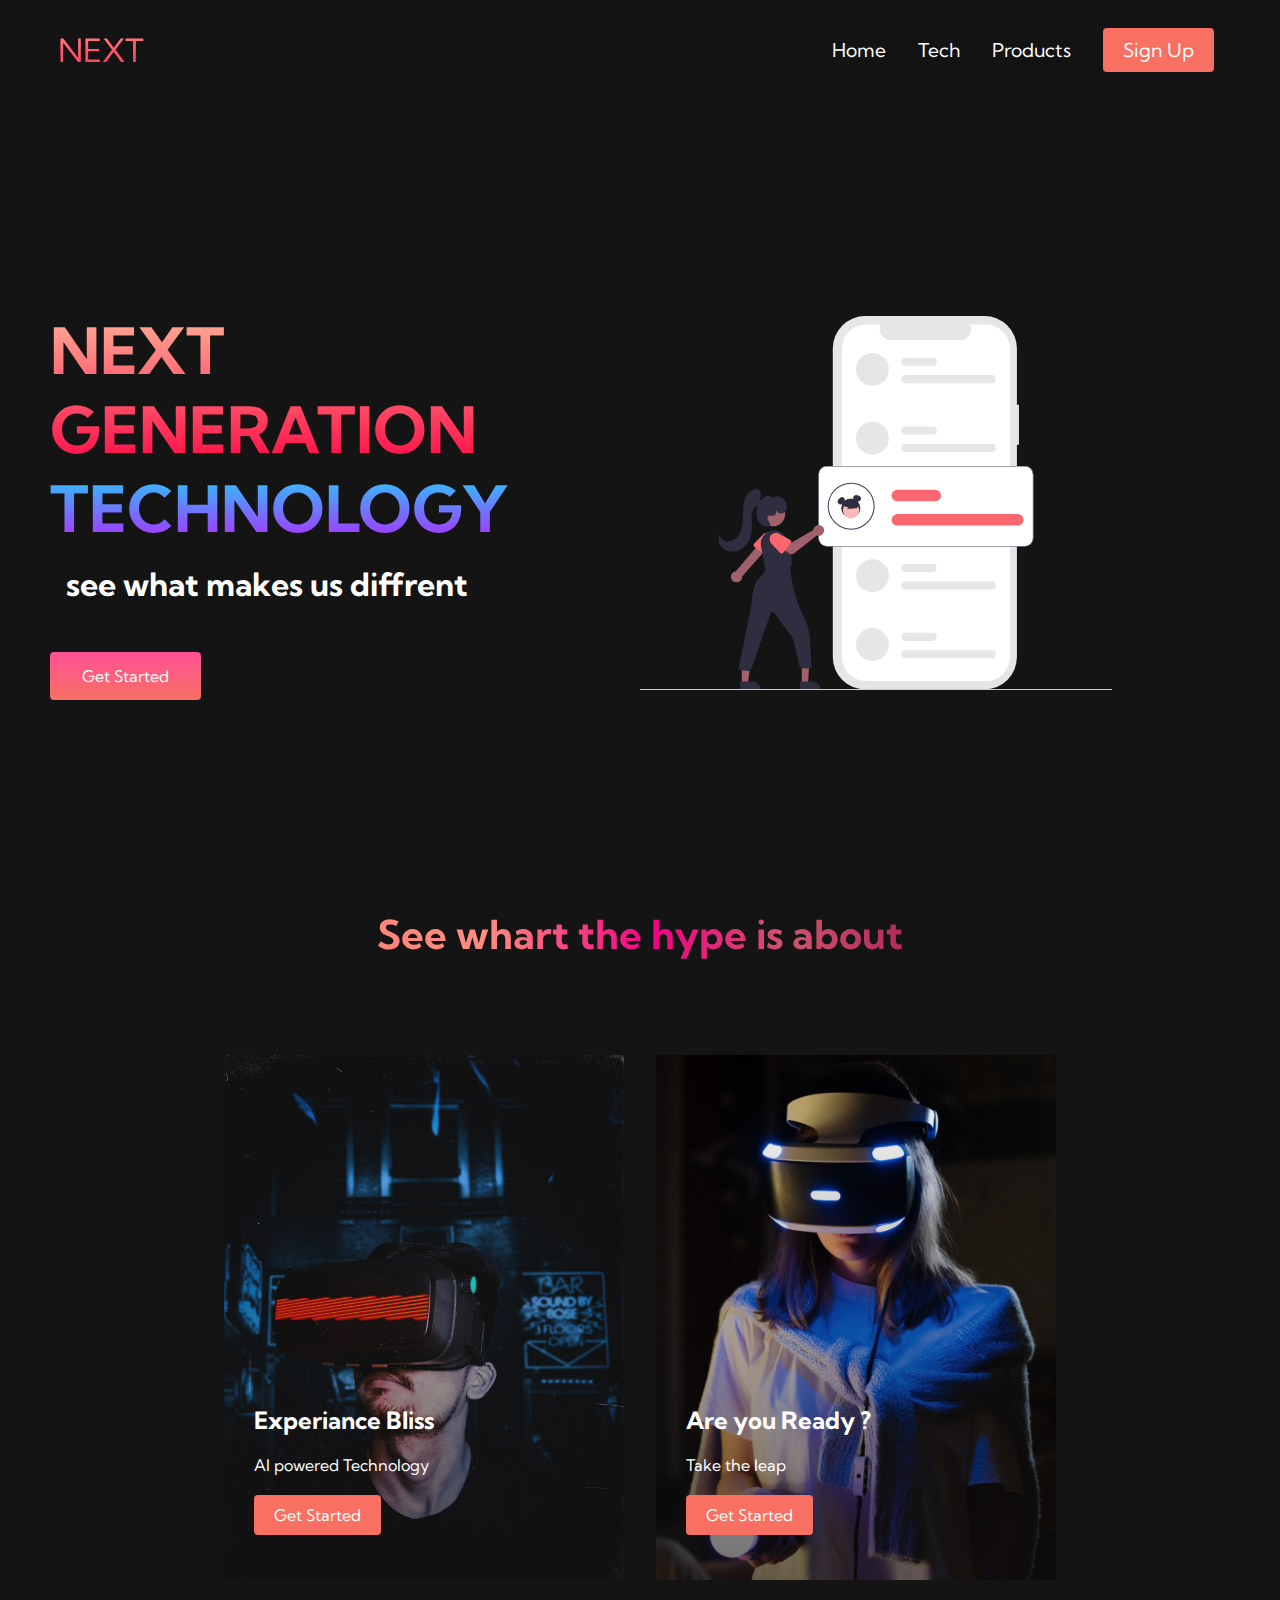
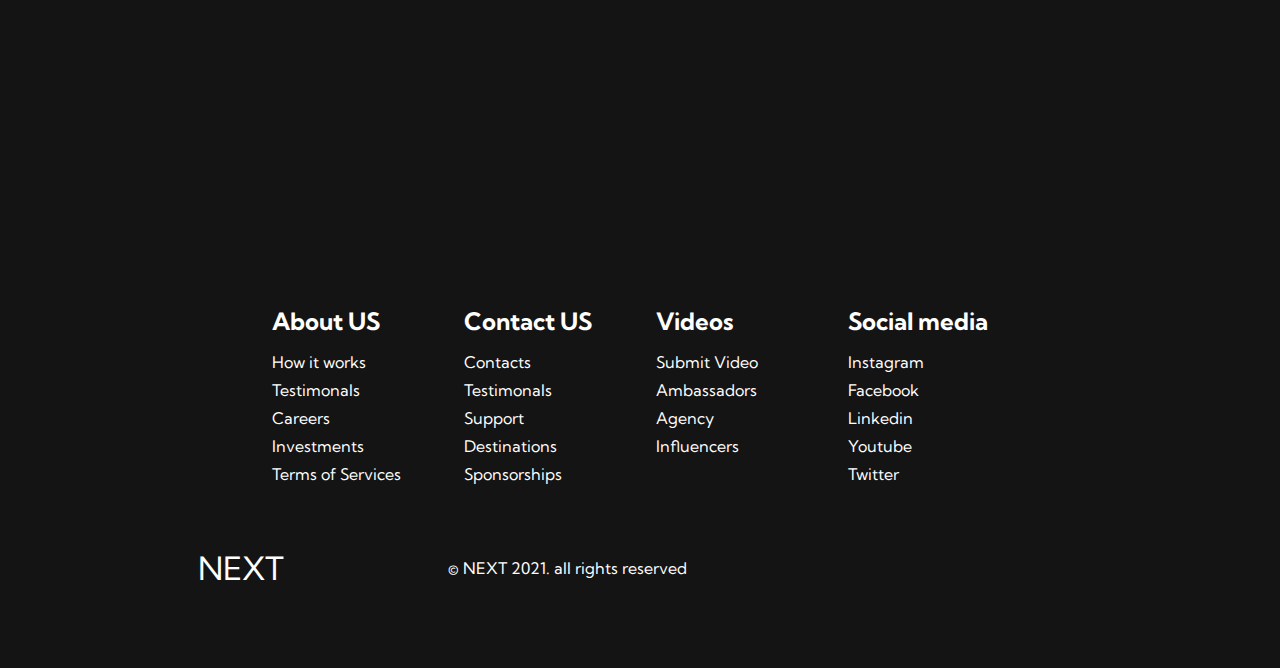
<file: index.html>
<!DOCTYPE html>
<html lang="en">
<head>
    <meta charset="UTF-8">
    <meta http-equiv="X-UA-Compatible" content="IE=edge">
    <meta name="viewport" content="width=device-width, initial-scale=1.0">
    <title>Next Website</title>
    <link rel="stylesheet" href="styles.css">
    <link rel="stylesheet" href="https://pro.fontawesome.com/releases/v5.10.0/css/all.css" integrity="sha384-AYmEC3Yw5cVb3ZcuHtOA93w35dYTsvhLPVnYs9eStHfGJvOvKxVfELGroGkvsg+p" crossorigin="anonymous"/>
    <link rel="preconnect" href="https://fonts.googleapis.com">
<link rel="preconnect" href="https://fonts.gstatic.com" crossorigin>
<link href="https://fonts.googleapis.com/css2?family=Kumbh+Sans:wght@400;700&display=swap" rel="stylesheet">


</head>
<body>
    <!-- Nav bar section -->
    <nav class="navbar">
        <div class="navbar__container">
            <a href="/" id="navbar__logo"><i class="fas fa-gem"></i> NEXT</a>
            <div class="navbar__toggle" id="mobile-menu">
                <span class="bar"></span>
                <span class="bar"></span>
                <span class="bar"></span>
            </div>
            <ul class="navbar__menu">
                <li class="navbar__item">
                    <a href="/" class="navbar__links">
                        Home
                    </a>
                </li>
                <li class="navbar__item">
                    <a href="/tech.html" class="navbar__links">
                        Tech
                    </a>
                </li>
                <li class="navbar__item">
                    <a href="/" class="navbar__links">
                        Products
                    </a>
                </li>
                <li class="navbar__btn">
                    <a href="/" class="button">
                        Sign Up
                    </a>
                </li>
            </ul>
        </div>
    </nav>

    <!-- Hero section -->

    <div class="main">
        <div class="main__container">
            <div class="main__content">
                <h1>NEXT GENERATION</h1>
                <h2>TECHNOLOGY</h2>
                <P>see what makes us diffrent</P>
                <button class="main__btn"><a href="/">Get Started</a></button>
            </div>
            <div class="main_img--container">
                <img src="images/pic1.svg" alt="pic" id="main__img">
            </div>
        </div>
    </div>

    <!-- Services section -->

    <div class="services">
        <h1>See whart the hype is about </h1>
        <div class="services__container">
            <div class="services__card">
                <h2>Experiance Bliss</h2>
                <p>AI powered Technology</p>
                <button> Get Started</button>
            </div>

            <div class="services__card">
                <h2>Are you Ready ?</h2>
                <p>Take the leap</p>
                <button> Get Started</button>
            </div>
        </div>
    </div>

    <!-- footer section -->

    <div class="footer__container">
        <div class="footer__Links">
            <div class="footer__link--wrapper">
                <div class="footer__link--items">
                    <h2>About US</h2>
                    <a href="/">How it works</a>
                    <a href="/">Testimonals</a>
                    <a href="/">Careers</a>
                    <a href="/">Investments</a>
                    <a href="/">Terms of Services</a>
                </div>
                <div class="footer__link--items">
                    <h2>Contact US</h2>
                    <a href="/">Contacts</a>
                    <a href="/">Testimonals</a>
                    <a href="/">Support</a>
                    <a href="/">Destinations</a>
                    <a href="/">Sponsorships</a>
                </div>
            </div>
            <div class="footer__link--wrapper">
                <div class="footer__link--items">
                    <h2>Videos</h2>
                    <a href="/">Submit Video</a>
                    <a href="/">Ambassadors</a>
                    <a href="/">Agency</a>
                    <a href="/">Influencers</a>
                    
                </div>
                <div class="footer__link--items">
                    <h2>Social media</h2>
                    <a href="/">Instagram</a>
                    <a href="/">Facebook</a>
                    <a href="/">Linkedin</a>
                    <a href="/">Youtube</a>
                    <a href="/">Twitter</a>
                </div>
            </div>
        </div>
        <div class="social__media">
            <div class="social__Media--wrap">
                <div class="footer__logo">
                    <a href="/" id="footer__logo"><i class="fas fa-gem"></i>NEXT</a>
                </div>
                <p class="website__rights">© NEXT 2021. all rights reserved </p>
                <div class="social__icons">
                    <a href="/" class="social__icon--link" target="_blank"><i class="fab fa-facebook"></i></a>
                    <a href="/" class="social__icon--link" target="_blank"><i class="fab fa-instagram"></i></a>
                    <a href="/" class="social__icon--link" target="_blank"><i class="fab fa-twitter"></i></a>
                    <a href="/" class="social__icon--link" target="_blank"><i class="fab fa-youtube"></i></a>
                    <a href="/" class="social__icon--link" target="_blank"><i class="fab fa-linkedin"></i></a>
                </div>
            </div>
        </div>
    </div>

    <script src="app.js"></script>
</body>
</html>
</file>
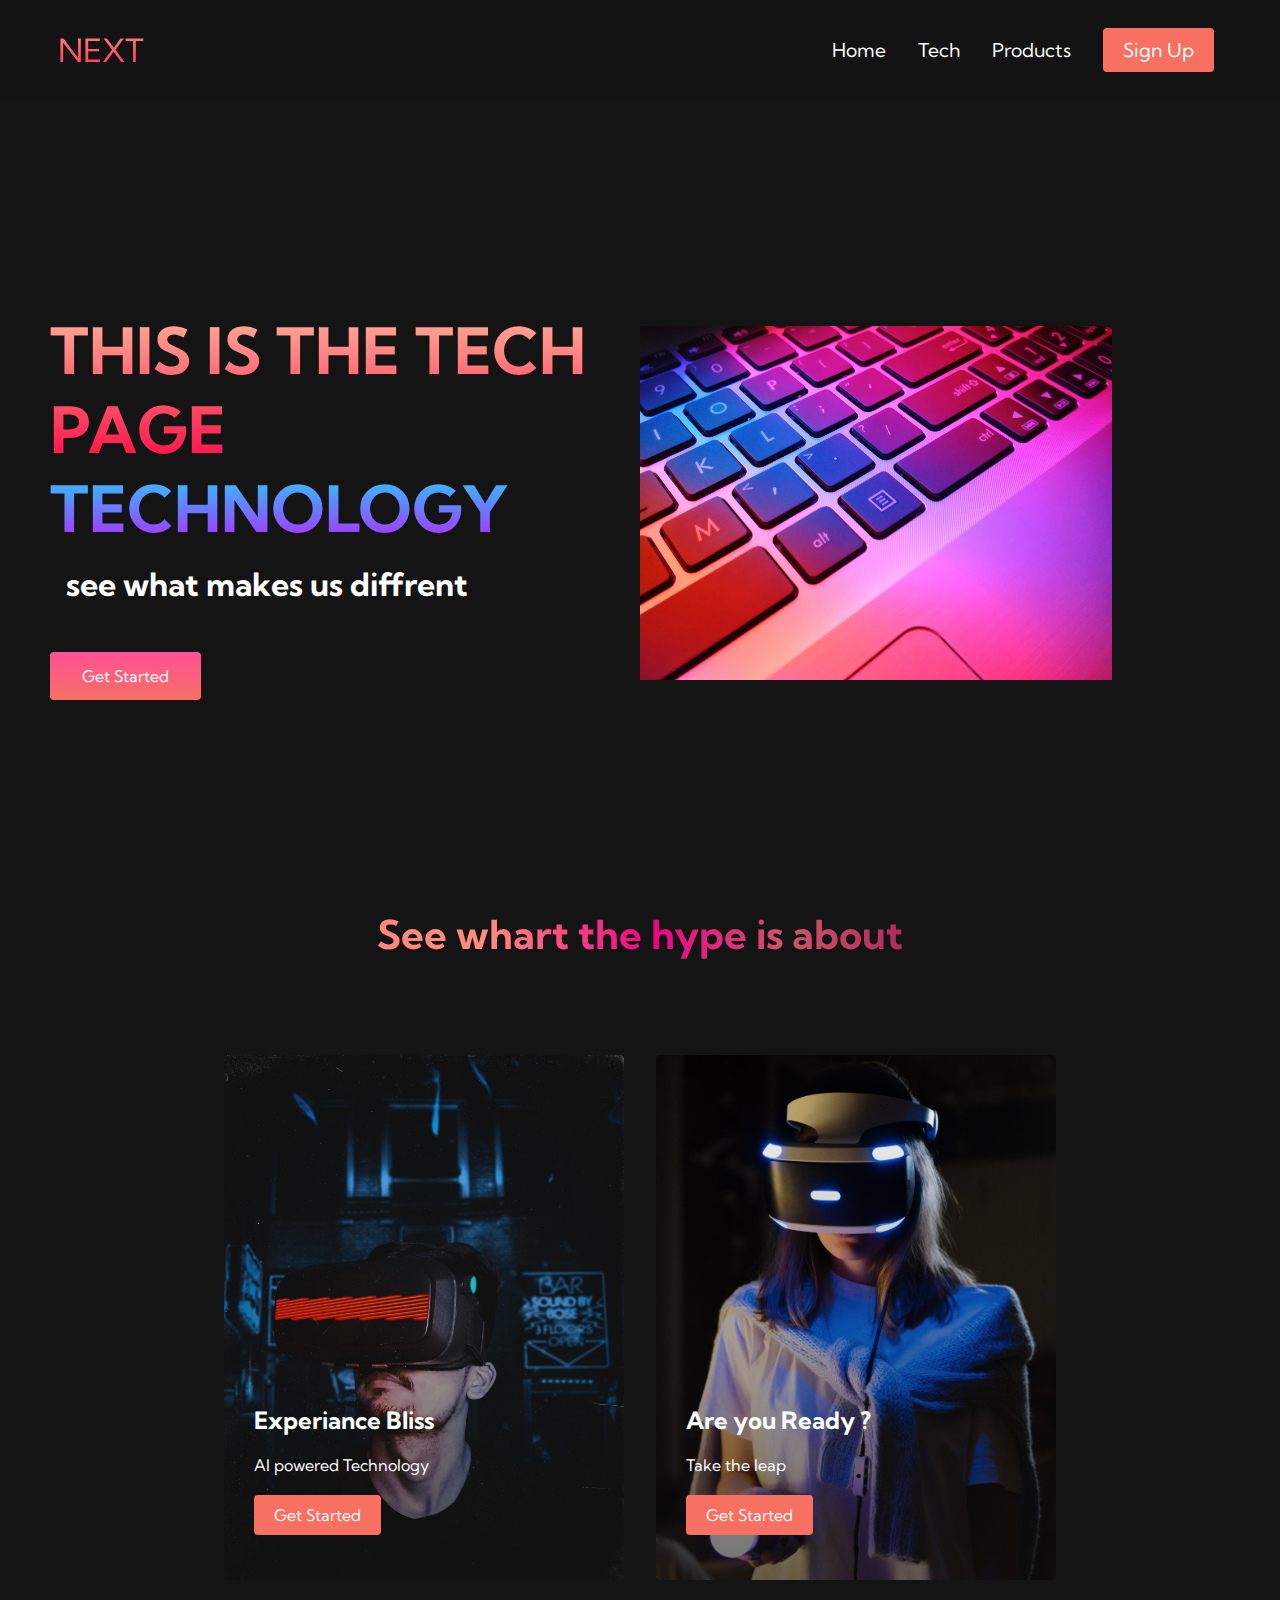
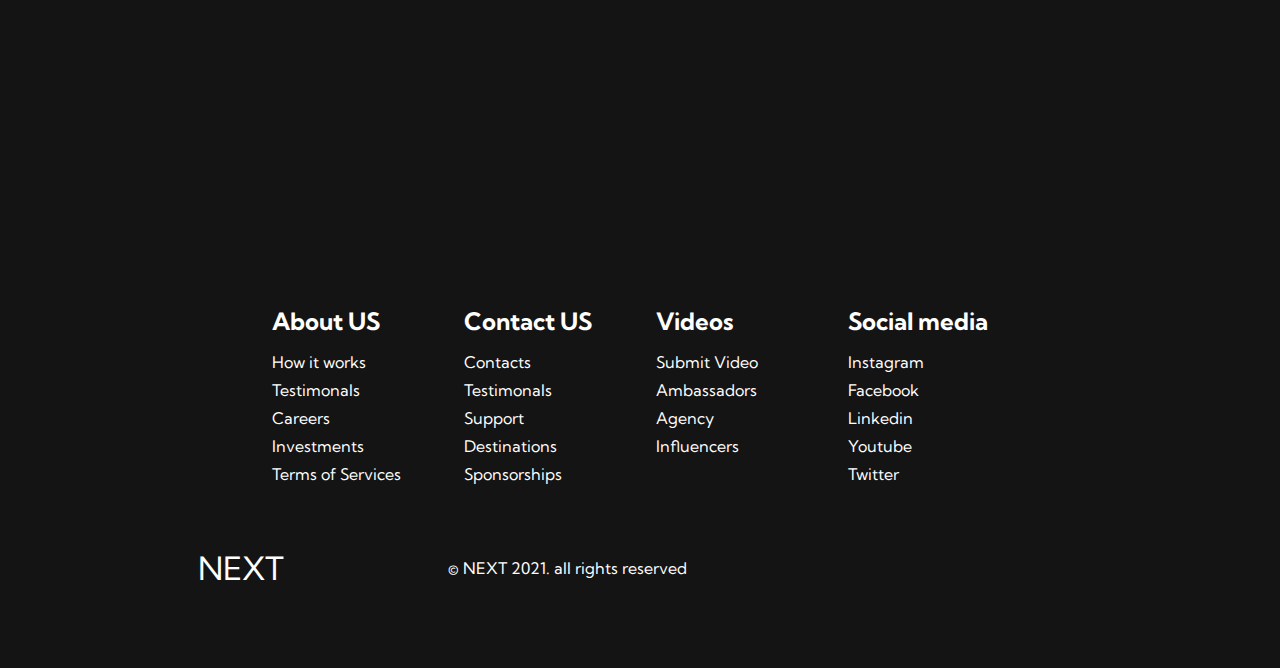
<file: tech.html>
<!DOCTYPE html>
<html lang="en">
<head>
    <meta charset="UTF-8">
    <meta http-equiv="X-UA-Compatible" content="IE=edge">
    <meta name="viewport" content="width=device-width, initial-scale=1.0">
    <title>Next Website</title>
    <link rel="stylesheet" href="styles.css">
    <link rel="stylesheet" href="https://pro.fontawesome.com/releases/v5.10.0/css/all.css" integrity="sha384-AYmEC3Yw5cVb3ZcuHtOA93w35dYTsvhLPVnYs9eStHfGJvOvKxVfELGroGkvsg+p" crossorigin="anonymous"/>
    <link rel="preconnect" href="https://fonts.googleapis.com">
<link rel="preconnect" href="https://fonts.gstatic.com" crossorigin>
<link href="https://fonts.googleapis.com/css2?family=Kumbh+Sans:wght@400;700&display=swap" rel="stylesheet">


</head>
<body>
    <!-- Nav bar section -->
    <nav class="navbar">
        <div class="navbar__container">
            <a href="/" id="navbar__logo"><i class="fas fa-gem"></i> NEXT</a>
            <div class="navbar__toggle" id="mobile-menu">
                <span class="bar"></span>
                <span class="bar"></span>
                <span class="bar"></span>
            </div>
            <ul class="navbar__menu">
                <li class="navbar__item">
                    <a href="/" class="navbar__links">
                        Home
                    </a>
                </li>
                <li class="navbar__item">
                    <a href="/tech.html" class="navbar__links">
                        Tech
                    </a>
                </li>
                <li class="navbar__item">
                    <a href="/" class="navbar__links">
                        Products
                    </a>
                </li>
                <li class="navbar__btn">
                    <a href="/" class="button">
                        Sign Up
                    </a>
                </li>
            </ul>
        </div>
    </nav>

    <!-- Hero section -->

    <div class="main">
        <div class="main__container">
            <div class="main__content">
                <h1>THIS IS THE TECH PAGE</h1>
                <h2>TECHNOLOGY</h2>
                <P>see what makes us diffrent</P>
                <button class="main__btn"><a href="/">Get Started</a></button>
            </div>
            <div class="main_img--container">
                <img src="images/pic2.jpg" alt="pic" id="main__img">
            </div>
        </div>
    </div>

    <!-- Services section -->

    <div class="services">
        <h1>See whart the hype is about </h1>
        <div class="services__container">
            <div class="services__card">
                <h2>Experiance Bliss</h2>
                <p>AI powered Technology</p>
                <button> Get Started</button>
            </div>

            <div class="services__card">
                <h2>Are you Ready ?</h2>
                <p>Take the leap</p>
                <button> Get Started</button>
            </div>
        </div>
    </div>

    <!-- footer section -->

    <div class="footer__container">
        <div class="footer__Links">
            <div class="footer__link--wrapper">
                <div class="footer__link--items">
                    <h2>About US</h2>
                    <a href="/">How it works</a>
                    <a href="/">Testimonals</a>
                    <a href="/">Careers</a>
                    <a href="/">Investments</a>
                    <a href="/">Terms of Services</a>
                </div>
                <div class="footer__link--items">
                    <h2>Contact US</h2>
                    <a href="/">Contacts</a>
                    <a href="/">Testimonals</a>
                    <a href="/">Support</a>
                    <a href="/">Destinations</a>
                    <a href="/">Sponsorships</a>
                </div>
            </div>
            <div class="footer__link--wrapper">
                <div class="footer__link--items">
                    <h2>Videos</h2>
                    <a href="/">Submit Video</a>
                    <a href="/">Ambassadors</a>
                    <a href="/">Agency</a>
                    <a href="/">Influencers</a>
                    
                </div>
                <div class="footer__link--items">
                    <h2>Social media</h2>
                    <a href="/">Instagram</a>
                    <a href="/">Facebook</a>
                    <a href="/">Linkedin</a>
                    <a href="/">Youtube</a>
                    <a href="/">Twitter</a>
                </div>
            </div>
        </div>
        <div class="social__media">
            <div class="social__Media--wrap">
                <div class="footer__logo">
                    <a href="/" id="footer__logo"><i class="fas fa-gem"></i>NEXT</a>
                </div>
                <p class="website__rights">© NEXT 2021. all rights reserved </p>
                <div class="social__icons">
                    <a href="/" class="social__icon--link" target="_blank"><i class="fab fa-facebook"></i></a>
                    <a href="/" class="social__icon--link" target="_blank"><i class="fab fa-instagram"></i></a>
                    <a href="/" class="social__icon--link" target="_blank"><i class="fab fa-twitter"></i></a>
                    <a href="/" class="social__icon--link" target="_blank"><i class="fab fa-youtube"></i></a>
                    <a href="/" class="social__icon--link" target="_blank"><i class="fab fa-linkedin"></i></a>
                </div>
            </div>
        </div>
    </div>

    <script src="app.js"></script>
</body>
</html>
</file>
<file: styles.css>
* {
	box-sizing: border-box;
	margin: 0;
	padding: 0;
	font-family: 'Kumbh Sans', sans-serif;
}

.navbar {
	background: #131313;
	height: 100px;
	display: flex;
	justify-content: center;
	align-items: center;
	font-size: 1.2rem;
	position: sticky;
	top: 0;
	z-index: 999;
}

.navbar__container {
	display: flex;
	justify-content: space-between;
	height: 80px;
	z-index: 1;
	width: 100%;
	max-width: 1300px;
	margin: 0 auto;
	padding: 0 50px;
}

#navbar__logo {
	background-color: #ff8177;
	background-image: linear-gradient(to top, #ff0844 0%, #ffb199 100%);
	background-size: 100%;
	-webkit-background-clip: text;
	-moz-background-clip: text;
	-webkit-text-fill-color: transparent;
	-moz-text-fill-color: transparent;
	display: flex;
	align-items: center;
	cursor: pointer;
	text-decoration: none;
	font-size: 2rem;
}

.fa-gem {
	margin-right: 0.5rem;
}

.navbar__menu {
	display: flex;
	align-items: center;
	list-style: none;
	text-align: center;
}

.navbar__item {
	height: 80px;
}

.navbar__links {
	color: #fff;
	display: flex;
	align-items: center;
	justify-content: center;
	text-decoration: none;
	padding: 0 1rem;
	height: 100%;
}

.navbar__btn {
	display: flex;
	justify-content: center;
	align-items: center;
	padding: 0 1rem;
	width: 100%;
}

.button {
	display: flex;
	justify-content: center;
	align-items: center;
	text-decoration: none;
	padding: 10px 20px;
	height: 100%;
	width: 100%;
	border: none;
	outline: none;
	border-radius: 4px;
	background: #f77062;
	color: #fff;
}

.button:hover {
	background: #4837ff;
	transition: all 0.3s ease;
}

.navbar__links:hover {
	color: #f77062;
	transition: all 0.3s ease;
}

@media screen and (max-width: 960px) {
	.navbar__container {
		display: flex;
		justify-content: space-between;
		height: 80px;
		z-index: 1;
		width: 100%;
		max-width: 1300px;
		padding: 0;
	}
	.navbar__menu {
		display: grid;
		grid-template-columns: auto;
		margin: 0;
		width: 100%;
		position: absolute;
		top: -1000px;
		opacity: 0;
		background: #131313;
		transition: all 0.5s ease;
		height: 50vh;
		z-index: -1;
	}

	.navbar__menu.active {
		background: #131313;
		top: 100%;
		opacity: 1;
		transition: all 0.5s ease;
		height: 50vh;
		font-size: 1.6rem;
		z-index: 99;
	}
	#navbar__logo {
		padding-left: 25px;
	}

	.navbar__toggle .bar {
		width: 25px;
		height: 3px;
		margin: 5px auto;
		transition: all 0.3s ease-in-out;
		background: #fff;
	}

	.navbar__item {
		width: 100%;
	}

	.navbar__links {
		text-align: center;
		padding: 2rem;
		width: 100%;
		display: table;
	}
	#mobile-menu {
		position: absolute;
		top: 20%;
		right: 5%;
		transform: translate(5%, 20%);
	}

	.navbar__btn {
		padding-bottom: 2rem;
	}

	.button {
		display: flex;
		justify-content: center;
		align-items: center;
		width: 80%;
		height: 80px;
		margin: 0;
	}

	.navbar__toggle .bar {
		display: block;
		cursor: pointer;
	}

	#mobile-menu.is-active .bar:nth-child(2) {
		opacity: 0;
	}

	#mobile-menu.is-active .bar:nth-child(1) {
		transform: translateY(8px) rotate(45deg);
	}

	#mobile-menu.is-active .bar:nth-child(3) {
		transform: translateY(-8px) rotate(-45deg);
	}
}

/* Hero Section CSS */

.main {
	background-color: #141414;
}

.main__container {
	display: grid;
	grid-template-columns: 1fr 1fr;
	align-items: center;
	justify-self: center;
	margin: 0 auto;
	height: 90vh;
	background-color: #141414;
	z-index: 1;
	width: 100%;
	max-width: 1300px;
	padding: 0 50px;
}

.main__content h1 {
	font-size: 4rem;
	background-color: #ff8177;
	background-image: linear-gradient(to top, #ff0844 0%, #ffb199 100%);
	background-size: 100%;
	-webkit-background-clip: text;
	-moz-background-clip: text;
	-webkit-text-fill-color: transparent;
	-moz-text-fill-color: transparent;
}

.main__content h2 {
	font-size: 4rem;
	background-color: #ff8177;
	background-image: linear-gradient(to top, #b721ff 0%, #21d4fd 100%);
	background-size: 100%;
	-webkit-background-clip: text;
	-moz-background-clip: text;
	-webkit-text-fill-color: transparent;
	-moz-text-fill-color: transparent;
}
.main__content p {
	margin: 1rem;
	font-size: 2rem;
	font-weight: 700;
	color: #fff;
}

.main__btn {
	font-size: 1rem;
	background-image: linear-gradient(to top, #f77062, #fe5196 100%);
	padding: 14px 32px;
	border: none;
	border-radius: 4px;
	color: #fff;
	margin-top: 2rem;
	cursor: pointer;
	position: relative;
	transition: all 0.35s;
	outline: none;
}

.main__btn a {
	position: relative;
	z-index: 2;
	color: #fff;
	text-decoration: none;
}

.main__btn:after {
	position: absolute;
	content: '';
	top: 0;
	left: 0;
	width: 0;
	height: 100%;
	background: #4837ff;
	transition: all 0.35s;
	border-radius: 4px;
}

.main__btn:hover {
	color: #fff;
}

.main__btn:hover:after {
	width: 100%;
}

.main__img--container {
	text-align: center;
}

#main__img {
	height: 80%;
	width: 80%;
}

/* mobile Responsive */

@media screen and (max-width: 786px) {
	.main__container {
		display: grid;
		grid-template-columns: auto;
		align-items: center;
		justify-self: center;
		width: 100%;
		margin: 0 auto;
		height: 90vh;
	}

	.main__content {
		text-align: center;
		margin-bottom: 4rem;
	}
	.main__content h1 {
		font-size: 2.5rem;
		margin-top: 2rem;
	}

	.main__content h2 {
		font-size: 3rem;
	}

	.main__content p {
		margin-top: 1rem;
		font-size: 1.5rem;
	}
}

@media screen and (max-width: 480px) {
	.main__content h1 {
		font-size: 2rem;
		margin-top: 3rem;
	}

	.main__content h2 {
		font-size: 2rem;
	}

	.main__content p {
		margin-top: 2rem;
		font-size: 1.5rem;
	}

	.main__btn {
		padding: 12px 36px;
		margin: 2.5rem 0;
	}
}

/* services section */

.services {
	background: #141414;
	display: flex;
	flex-direction: column;
	align-items: center;
	height: 100vh;
}

.services h1 {
	background-color: #ff8177;
	background-image: linear-gradient(
		to right,
		#ff8177 0%,
		#ff867a 0%,
		#ff8c7f 21%,
		#f00185 52%,
		#cf556c 78%,
		#b12a5b 100%
	);
	background-size: 100%;
	margin-bottom: 5rem;
	font-size: 2.5rem;
	-webkit-background-clip: text;
	-moz-background-clip: text;
	-webkit-text-fill-color: transparent;
	-moz-text-fill-color: transparent;
}

.services__container {
	display: flex;
	justify-content: center;
	flex-wrap: wrap;
}

.services__card {
	margin: 1rem;
	height: 525px;
	width: 400px;
	border-radius: 4px;
	background-image: linear-gradient(
			to bottom,
			rgba(0, 0, 0, 0),
			rgba(17, 17, 17, 0.6) 100%
		),
		url('/images/pic3.jpg');
	background-size: cover;
	position: relative;
	color: #fff;
}

.services__card:nth-child(2) {
	background-image: linear-gradient(
			to bottom,
			rgba(0, 0, 0, 0),
			rgba(17, 17, 17, 0.6) 100%
		),
		url('/images/pic4.jpg');
}

.services h2 {
	position: absolute;
	top: 350px;
	left: 30px;
}

.services__card p {
	position: absolute;
	top: 400px;
	left: 30px;
}

.services__card button {
	color: #fff;
	padding: 10px 20px;
	border: none;
	outline: none;
	border-radius: 4px;
	background: #f77062;
	position: absolute;
	top: 440px;
	left: 30px;
	font-size: 1rem;
	cursor: pointer;
}

.services__card:hover {
	transform: scale(1.075);
	transition: 0.2s ease-in;
	cursor: pointer;
}

@media screen and (max-width: 960px) {
	.services {
		height: 1600px;
	}

	.services h1 {
		font-size: 2rem;
		margin-top: 12rem;
	}
}

@media screen and (max-width: 480px) {
	.services {
		height: 1400px;
	}

	.services h1 {
		font-size: 1.2rem;
	}

	.services__card {
		width: 300px;
	}
}

/* footer css */
.footer__container {
	background-color: #141414;
	padding: 5rem 0;
	display: flex;
	flex-direction: column;
	justify-content: center;
	align-items: center;
}

#footer__logo {
	color: #fff;
	display: flex;
	align-items: center;
	cursor: pointer;
	text-decoration: none;
	font-size: 2rem;
}

.footer__Links {
	width: 100%;
	max-width: 1000px;
	display: flex;
	justify-content: center;
}

.footer__link--wrapper {
	display: flex;
}

.footer__link--items {
	display: flex;
	flex-direction: column;
	align-items: flex-start;
	margin: 16px;
	text-align: left;
	width: 160px;
	box-sizing: border-box;
}

.footer__link--items h2 {
	margin-bottom: 16px;
}

.footer__link--items > h2 {
	color: #fff;
}

.footer__link--items a {
	color: #fff;
	text-decoration: none;
	margin-bottom: 0.5rem;
}

.footer__link--items a:hover {
	color: #e9e9e9;
	transition: 0.3s ease-out;
}

/* Social icons */

.social__icon--link {
	color: #fff;
	font-size: 24px;
}

.social__media {
	max-width: 1000px;
	width: 100%;
}

.social__Media--wrap {
	display: flex;
	justify-content: space-between;
	align-items: center;
	width: 90%;
	max-width: 1000px;
	margin: 40px auto 0 auto;
}

.social__icons {
	display: flex;
	justify-content: space-between;
	align-items: center;
	width: 240px;
}

.social__logo {
	color: #fff;
	justify-self: flex-start;
	margin-left: 20px;
	cursor: pointer;
	text-decoration: none;
	font-size: 2rem;
	display: flex;
	align-items: center;
	margin-bottom: 16px;
}

.website__rights {
	color: #fff;
}

@media screen and (max-width: 820px) {
	.footer__Links {
		padding-top: 2rem;
	}

	#footer__logo {
		margin-bottom: 2rem;
	}
	.website__rights {
		margin-bottom: 2rem;
	}

	.footer__link--wrapper {
		flex-direction: column;
	}

	.social__Media--wrap {
		flex-direction: column;
	}
}

@media screen and (max-width: 480px) {
	.footer__link--items {
		margin: 0;
		padding: 10px;
		width: 100%;
	}
}
</file>
